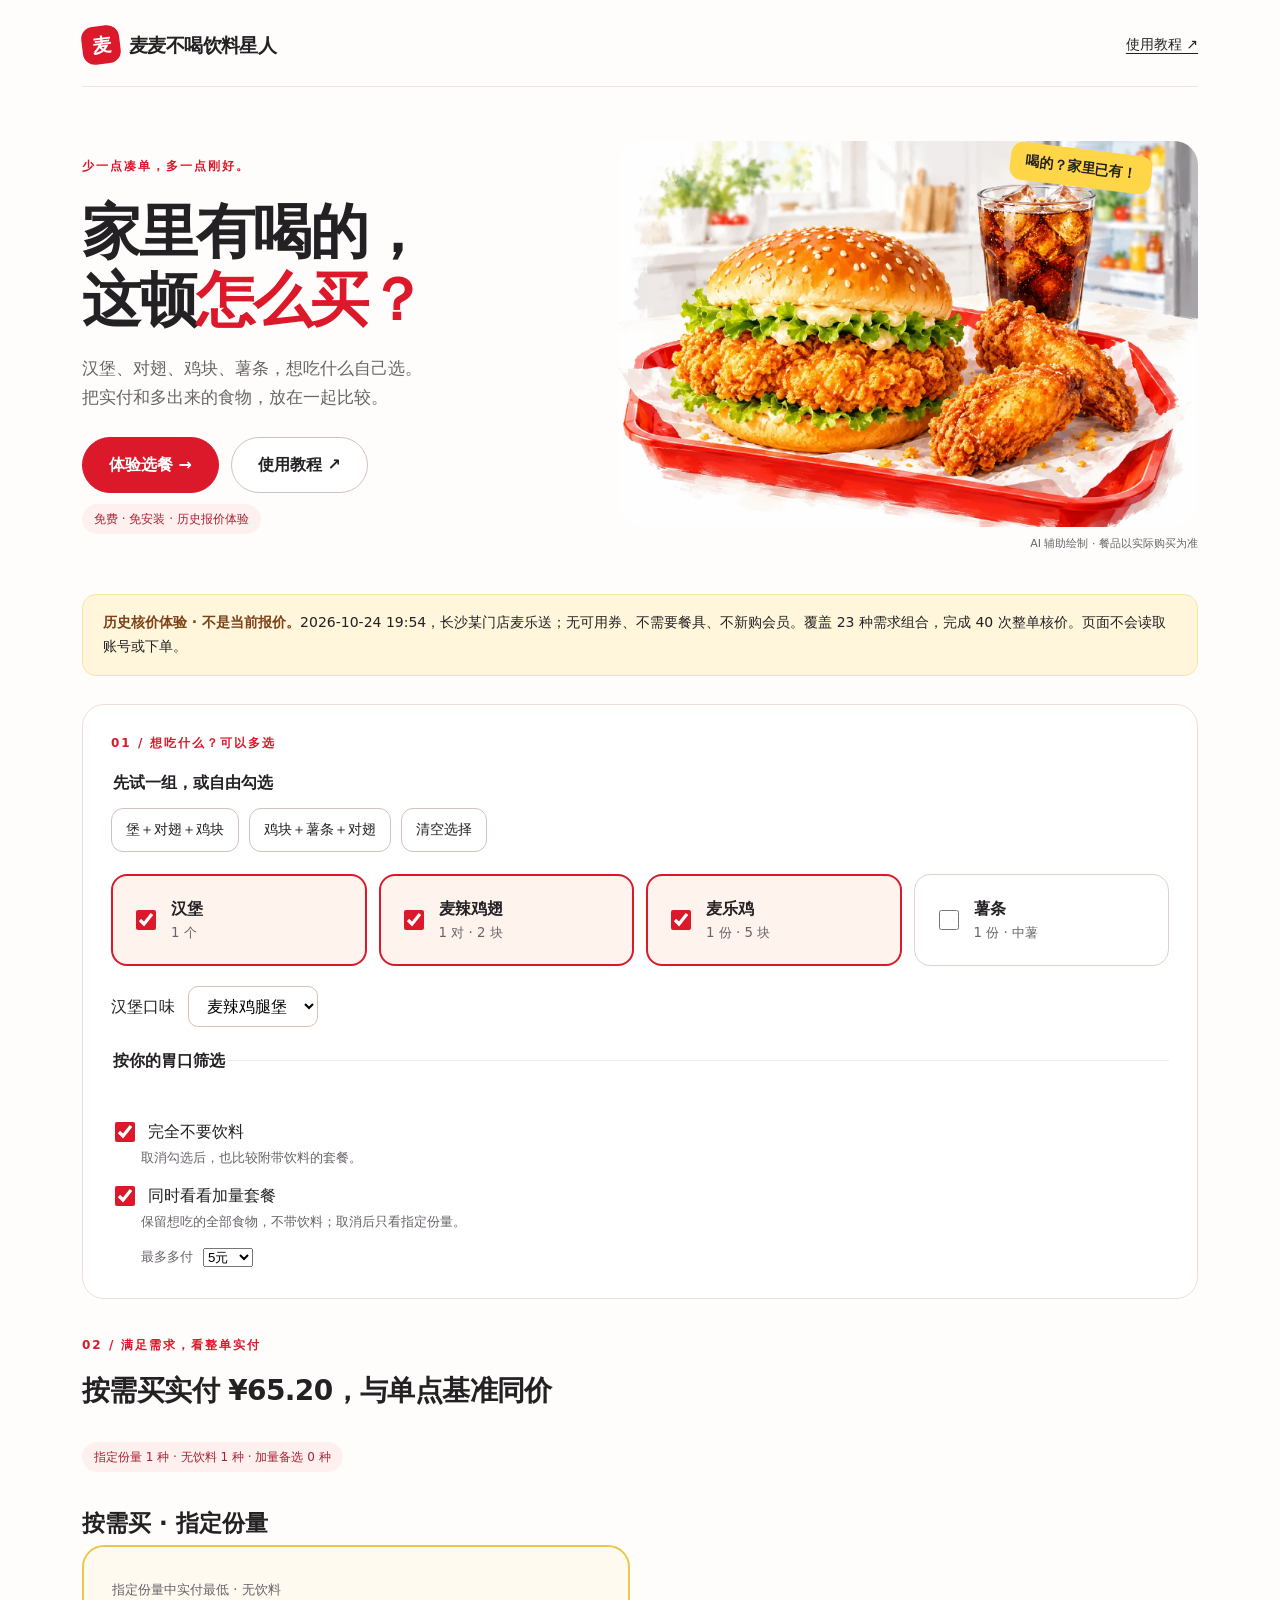
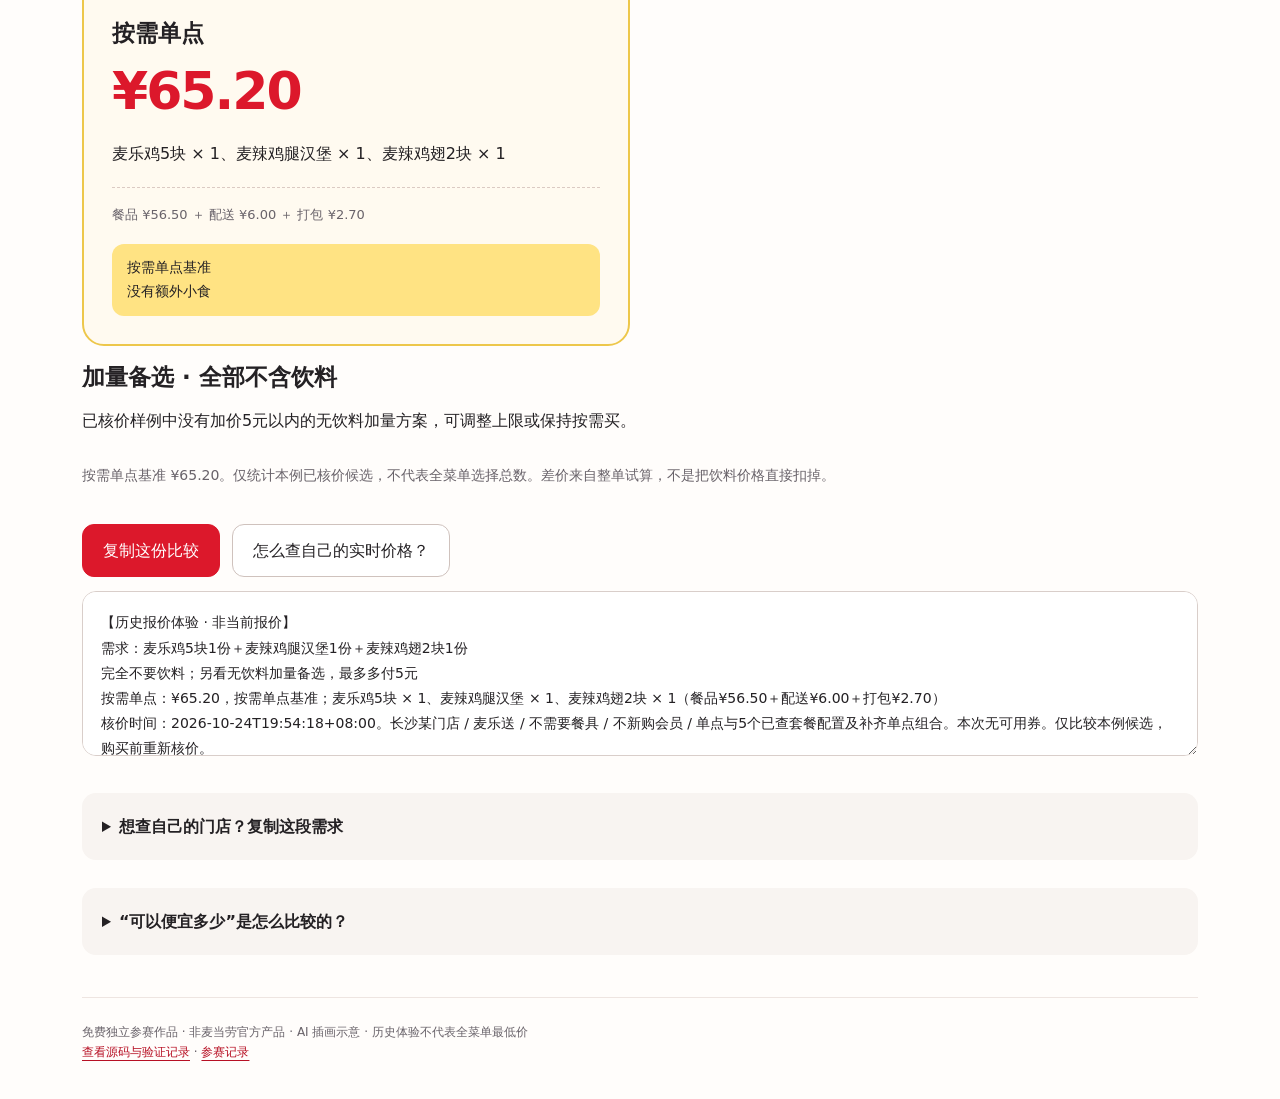
<file: docs/index.html>
<!doctype html><html lang="zh-CN"><head><meta charset="utf-8"><meta name="viewport" content="width=device-width,initial-scale=1"><title>家里有喝的 · 麦麦不喝饮料星人</title><link rel="stylesheet" href="theme.css"></head><body><main><nav><b><span class="brand-icon" aria-hidden="true">麦</span>麦麦不喝饮料星人</b><a href="guide.html">使用教程 ↗</a></nav>
<header class="hero"><div><span class="eyebrow">少一点凑单，多一点刚好。</span><h1>家里有喝的，<br>这顿<em>怎么买？</em></h1><p>汉堡、对翅、鸡块、薯条，想吃什么自己选。<br>把实付和多出来的食物，放在一起比较。</p><div class="hero-actions"><a class="linkbutton primary" href="#try">体验选餐 →</a><a class="linkbutton" href="guide.html">使用教程 ↗</a></div><p><span class="tag">免费 · 免安装 · 历史报价体验</span></p></div><figure class="hero-art"><img src="assets/meal-hero.webp" width="1536" height="1024" fetchpriority="high" alt="红色托盘中的鸡腿堡和两块鸡翅，后方是家中已有的饮料，食物为插画示意"><span class="home-badge">喝的？家里已有！</span><figcaption>AI 辅助绘制 · 餐品以实际购买为准</figcaption></figure></header>
<div class="notice"><b>历史核价体验 · 不是当前报价。</b>2026-10-24 19:54，长沙某门店麦乐送；无可用券、不需要餐具、不新购会员。覆盖 23 种需求组合，完成 40 次整单核价。页面不会读取账号或下单。</div>
<section class="controls" id="try" aria-label="选择需求"><div class="step">01 / 想吃什么？可以多选</div>
<fieldset><legend>先试一组，或自由勾选</legend><div class="choices presets"><button data-preset="burger,901700,901401">堡＋对翅＋鸡块</button><button data-preset="901401,501205,901700">鸡块＋薯条＋对翅</button><button data-preset="">清空选择</button></div></fieldset>
<div class="food-grid"><label class="food-option"><input type="checkbox" data-food="burger" checked><span><b>汉堡</b><small>1 个</small></span></label><label class="food-option"><input type="checkbox" data-food="901700" checked><span><b>麦辣鸡翅</b><small>1 对 · 2 块</small></span></label><label class="food-option"><input type="checkbox" data-food="901401" checked><span><b>麦乐鸡</b><small>1 份 · 5 块</small></span></label><label class="food-option"><input type="checkbox" data-food="501205"><span><b>薯条</b><small>1 份 · 中薯</small></span></label></div>
<label class="burger-label" for="burgerKind">汉堡口味 <select id="burgerKind"><option value="901440">麦辣鸡腿堡</option><option value="901406">板烧鸡腿堡</option></select></label>
<fieldset class="preferences"><legend>按你的胃口筛选</legend><label><input id="strict" type="checkbox" checked> 完全不要饮料</label><small>取消勾选后，也比较附带饮料的套餐。</small><label><input id="extra" type="checkbox" checked> 同时看看加量套餐</label><small>保留想吃的全部食物，不带饮料；取消后只看指定份量。<label for="extraBudget">最多多付 <select id="extraBudget"><option value="500">5元</option><option value="1000">10元</option><option value="2000">20元</option></select></label></small></fieldset></section>
<section aria-live="polite" aria-atomic="true"><div class="step">02 / 满足需求，看整单实付</div><div class="result-head"><h2 id="summary"></h2></div><p class="tag" id="counts"></p><h3>按需买 · 指定份量</h3><div class="cards" id="cards"></div><div id="valueSection"><h3>加量备选 · 全部不含饮料</h3><p id="valueHint"></p><div class="cards" id="valueCards"></div></div><p id="explanation"></p></section>
<div class="actions"><button class="primary" id="copy">复制这份比较</button><a class="linkbutton" href="guide.html">怎么查自己的实时价格？</a></div><p id="copyStatus" role="status"></p><textarea id="copyText" readonly aria-label="历史比较结果"></textarea>
<details><summary>想查自己的门店？复制这段需求</summary><p>将需求发送给已连接麦当劳 MCP、安装本技能的助手。此网页本身不实时询价。</p><textarea id="requestText" readonly aria-label="真实询价需求"></textarea><button id="copyRequest">复制询价需求</button></details>
<details><summary>“可以便宜多少”是怎么比较的？</summary><p>基准是所选食物各一份的整单单点实付，含配送及打包费。套餐必须覆盖这些食物；多出的鸡翅、薯条和饮料会明确列出。完全不要饮料时，含饮料套餐不进入结果。</p><p>这里只包含一次查询中的单点、四拼小食餐、精选四件套两种堡、麦乐鸡中套餐、板烧中套餐及补齐单点组合。没有穷举全菜单，不包含新购会员或第三方外卖优惠。无更低价时如实显示，不承诺一定有优惠。</p></details>
<footer>免费独立参赛作品 · 非麦当劳官方产品 · AI 插画示意 · 历史体验不代表全菜单最低价<br><a href="https://github.com/lomcho/maimai-no-drink">查看源码与验证记录</a> · <a href="https://github.com/M-China/mcd-developer-innovation-challenge/issues/1267">参赛记录</a></footer></main><script src="quotes.js"></script><script src="selection.js?v=0.5"></script></body></html>
</file>
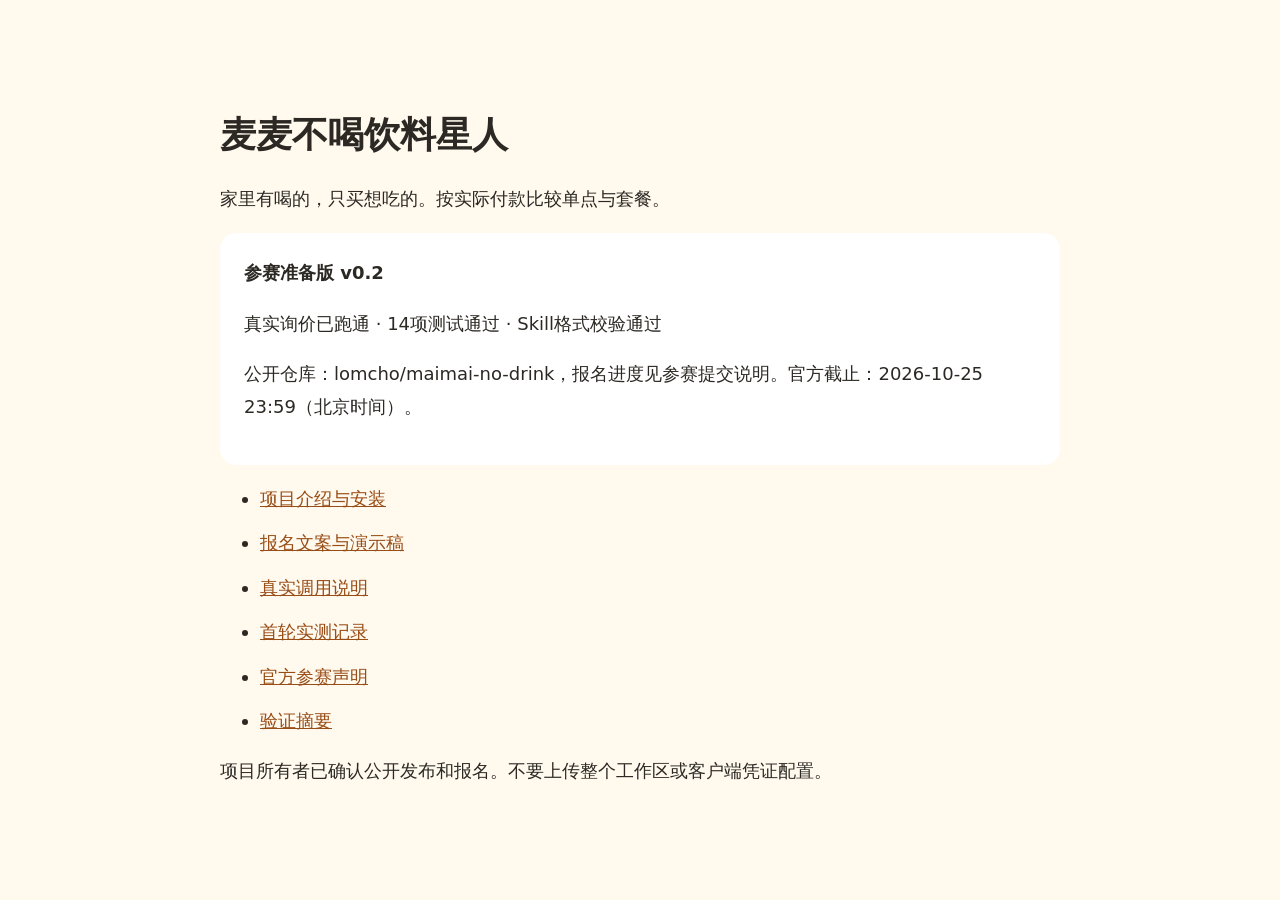
<file: 先看这里.html>
<!doctype html><meta charset="utf-8"><title>麦麦不喝饮料星人 · 参赛准备版</title><style>body{max-width:840px;margin:64px auto;padding:24px;background:#fff9ee;color:#2c2924;font:18px/1.8 system-ui}h1{line-height:1.3}a{color:#994d16}li{margin:12px 0}section{background:white;padding:24px;border-radius:16px}</style><h1>麦麦不喝饮料星人</h1><p>家里有喝的，只买想吃的。按实际付款比较单点与套餐。</p><section><b>参赛准备版 v0.2</b><p>真实询价已跑通 · 14项测试通过 · Skill格式校验通过</p><p>公开仓库：lomcho/maimai-no-drink，报名进度见参赛提交说明。官方截止：2026-10-25 23:59（北京时间）。</p></section><ul><li><a href="README.md">项目介绍与安装</a></li><li><a href="参赛提交说明.md">报名文案与演示稿</a></li><li><a href="MCP_INTEGRATION.md">真实调用说明</a></li><li><a href="真实询价记录-20261024.md">首轮实测记录</a></li><li><a href="CONTEST_DECLARATION.md">官方参赛声明</a></li><li><a href="验证摘要.md">验证摘要</a></li></ul><p>项目所有者已确认公开发布和报名。不要上传整个工作区或客户端凭证配置。</p>
</file>
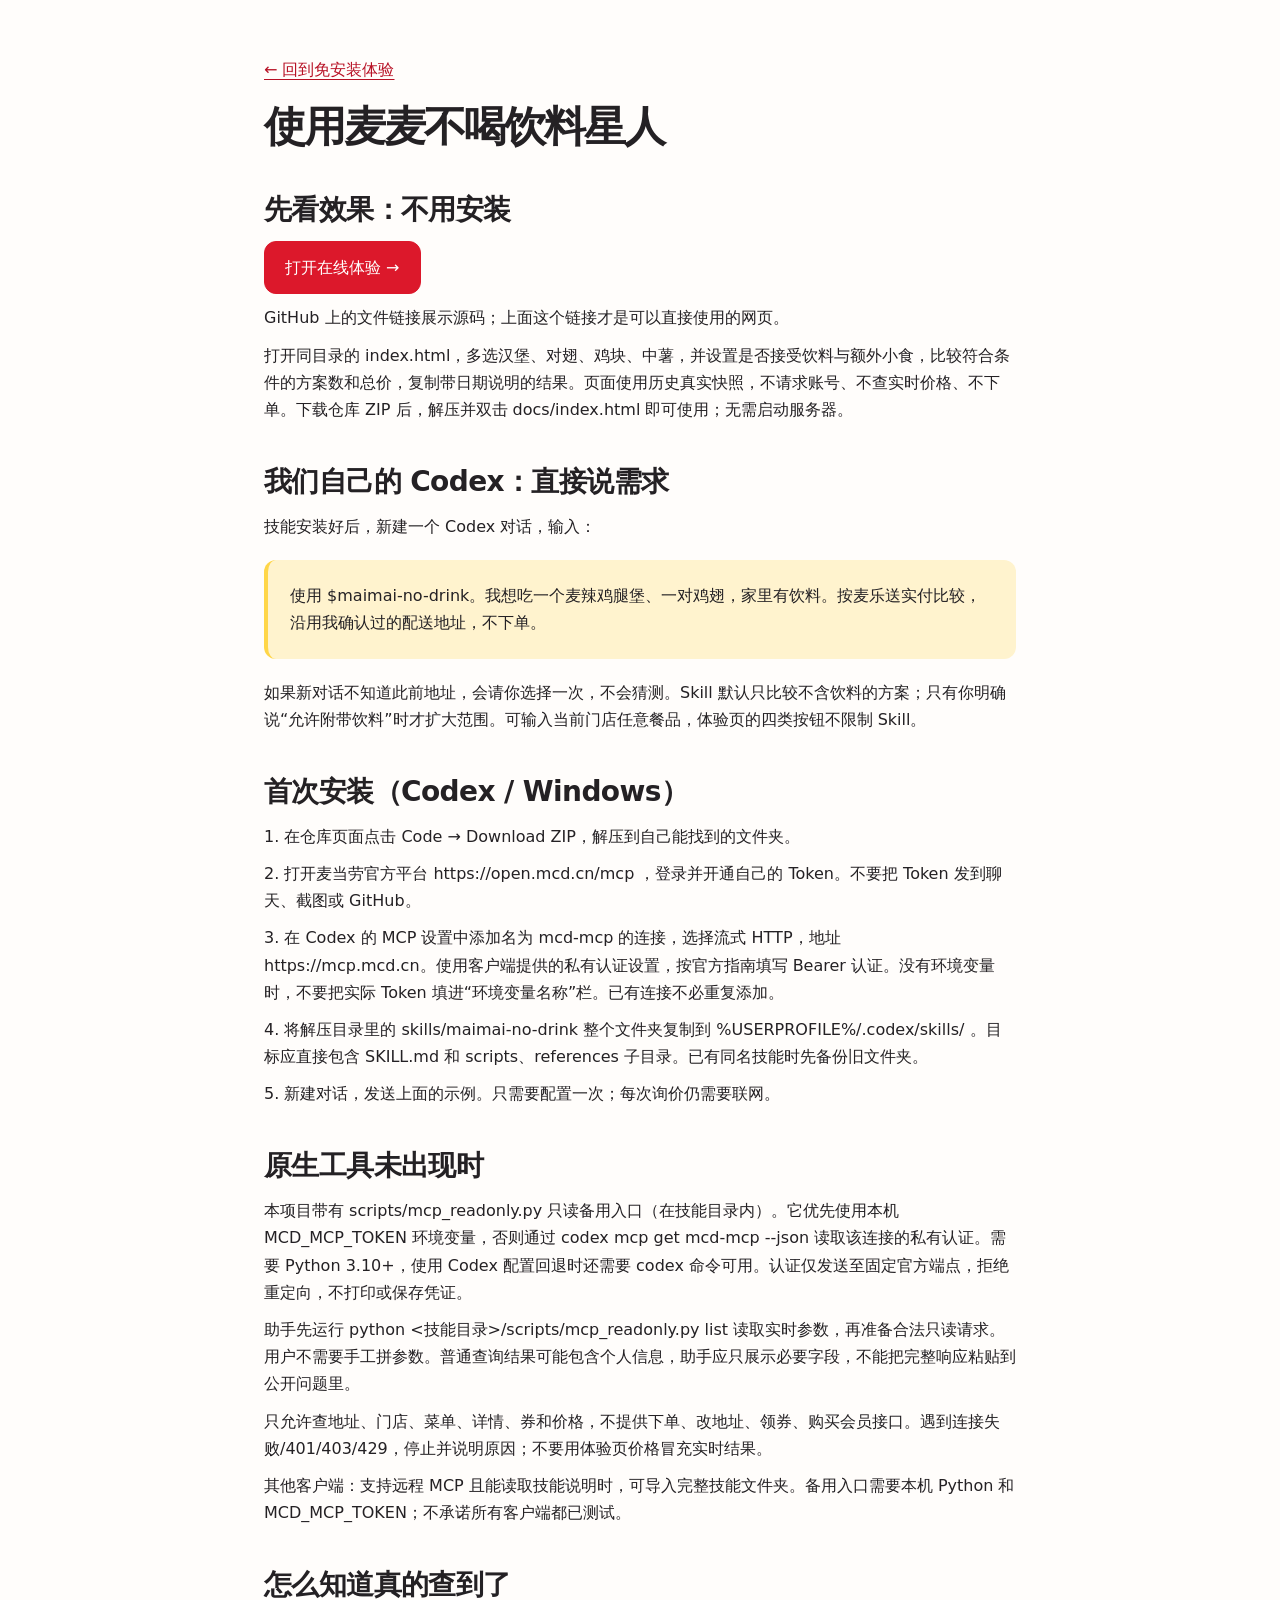
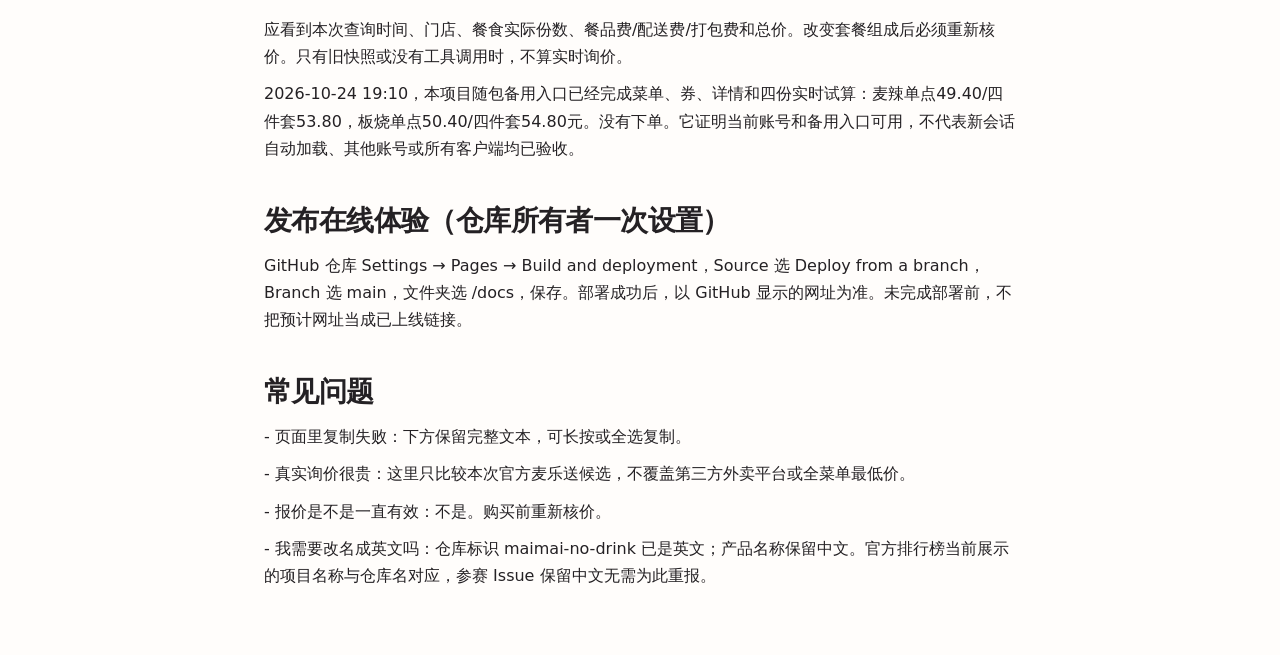
<file: docs/guide.html>
<!doctype html><html lang="zh-CN"><meta charset="utf-8"><meta name="viewport" content="width=device-width,initial-scale=1"><title>使用教程 · 麦麦不喝饮料星人</title><link rel="stylesheet" href="theme.css"><body class="guide"><a href="index.html">← 回到免安装体验</a><h1>使用麦麦不喝饮料星人</h1><h2>先看效果：不用安装</h2><p><a class="linkbutton primary" href="https://lomcho.github.io/maimai-no-drink/">打开在线体验 →</a></p><p>GitHub 上的文件链接展示源码；上面这个链接才是可以直接使用的网页。</p><p>打开同目录的 index.html，多选汉堡、对翅、鸡块、中薯，并设置是否接受饮料与额外小食，比较符合条件的方案数和总价，复制带日期说明的结果。页面使用历史真实快照，不请求账号、不查实时价格、不下单。下载仓库 ZIP 后，解压并双击 docs/index.html 即可使用；无需启动服务器。</p><h2>我们自己的 Codex：直接说需求</h2><p>技能安装好后，新建一个 Codex 对话，输入：</p><blockquote>使用 $maimai-no-drink。我想吃一个麦辣鸡腿堡、一对鸡翅，家里有饮料。按麦乐送实付比较，沿用我确认过的配送地址，不下单。</blockquote><p>如果新对话不知道此前地址，会请你选择一次，不会猜测。Skill 默认只比较不含饮料的方案；只有你明确说“允许附带饮料”时才扩大范围。可输入当前门店任意餐品，体验页的四类按钮不限制 Skill。</p><h2>首次安装（Codex / Windows）</h2><p>1. 在仓库页面点击 Code → Download ZIP，解压到自己能找到的文件夹。</p><p>2. 打开麦当劳官方平台 https://open.mcd.cn/mcp ，登录并开通自己的 Token。不要把 Token 发到聊天、截图或 GitHub。</p><p>3. 在 Codex 的 MCP 设置中添加名为 mcd-mcp 的连接，选择流式 HTTP，地址 https://mcp.mcd.cn。使用客户端提供的私有认证设置，按官方指南填写 Bearer 认证。没有环境变量时，不要把实际 Token 填进“环境变量名称”栏。已有连接不必重复添加。</p><p>4. 将解压目录里的 skills/maimai-no-drink 整个文件夹复制到 %USERPROFILE%/.codex/skills/ 。目标应直接包含 SKILL.md 和 scripts、references 子目录。已有同名技能时先备份旧文件夹。</p><p>5. 新建对话，发送上面的示例。只需要配置一次；每次询价仍需要联网。</p><h2>原生工具未出现时</h2><p>本项目带有 scripts/mcp_readonly.py 只读备用入口（在技能目录内）。它优先使用本机 MCD_MCP_TOKEN 环境变量，否则通过 codex mcp get mcd-mcp --json 读取该连接的私有认证。需要 Python 3.10+，使用 Codex 配置回退时还需要 codex 命令可用。认证仅发送至固定官方端点，拒绝重定向，不打印或保存凭证。</p><p>助手先运行 python &lt;技能目录&gt;/scripts/mcp_readonly.py list 读取实时参数，再准备合法只读请求。用户不需要手工拼参数。普通查询结果可能包含个人信息，助手应只展示必要字段，不能把完整响应粘贴到公开问题里。</p><p>只允许查地址、门店、菜单、详情、券和价格，不提供下单、改地址、领券、购买会员接口。遇到连接失败/401/403/429，停止并说明原因；不要用体验页价格冒充实时结果。</p><p>其他客户端：支持远程 MCP 且能读取技能说明时，可导入完整技能文件夹。备用入口需要本机 Python 和 MCD_MCP_TOKEN；不承诺所有客户端都已测试。</p><h2>怎么知道真的查到了</h2><p>应看到本次查询时间、门店、餐食实际份数、餐品费/配送费/打包费和总价。改变套餐组成后必须重新核价。只有旧快照或没有工具调用时，不算实时询价。</p><p>2026-10-24 19:10，本项目随包备用入口已经完成菜单、券、详情和四份实时试算：麦辣单点49.40/四件套53.80，板烧单点50.40/四件套54.80元。没有下单。它证明当前账号和备用入口可用，不代表新会话自动加载、其他账号或所有客户端均已验收。</p><h2>发布在线体验（仓库所有者一次设置）</h2><p>GitHub 仓库 Settings → Pages → Build and deployment，Source 选 Deploy from a branch，Branch 选 main，文件夹选 /docs，保存。部署成功后，以 GitHub 显示的网址为准。未完成部署前，不把预计网址当成已上线链接。</p><h2>常见问题</h2><p>- 页面里复制失败：下方保留完整文本，可长按或全选复制。</p><p>- 真实询价很贵：这里只比较本次官方麦乐送候选，不覆盖第三方外卖平台或全菜单最低价。</p><p>- 报价是不是一直有效：不是。购买前重新核价。</p><p>- 我需要改名成英文吗：仓库标识 maimai-no-drink 已是英文；产品名称保留中文。官方排行榜当前展示的项目名称与仓库名对应，参赛 Issue 保留中文无需为此重报。</p></body></html>
</file>
<file: docs/theme.css>
:root{color-scheme:light;--ink:#242124;--red:#dc182b;--yellow:#ffd648;--paper:#fffdfb;--muted:#69636a}*{box-sizing:border-box}html{scroll-behavior:smooth}body{margin:0;background:var(--paper);color:var(--ink);font:16px/1.7 system-ui,-apple-system,"Microsoft YaHei",sans-serif}main{max-width:1180px;margin:auto;padding:26px 32px}a{color:#b71024;text-underline-offset:4px}nav{display:flex;justify-content:space-between;align-items:center;gap:18px;padding-bottom:22px;border-bottom:1px solid #eee5e1}nav b{font-size:19px;letter-spacing:-.6px}.brand-icon{display:inline-grid;place-items:center;width:38px;height:38px;margin-right:9px;background:var(--red);color:white;border-radius:12px;transform:rotate(-7deg)}nav a{font-size:14px;color:var(--ink)}.hero{display:grid;grid-template-columns:.95fr 1.05fr;align-items:center;gap:12px;padding:54px 0 40px}.eyebrow{font-size:12px;letter-spacing:2px;font-weight:800;color:var(--red)}h1{font-size:clamp(38px,4.6vw,64px);line-height:1.15;letter-spacing:-2px;margin:20px 0}h1 em{font-style:normal;color:var(--red)}.hero p{font-size:17px;color:var(--muted);max-width:430px}.hero-art{margin:0;position:relative}.hero-art img{display:block;width:100%;height:auto;border-radius:24px}.home-badge{position:absolute;right:8%;top:2%;background:var(--yellow);padding:7px 15px;border-radius:12px;transform:rotate(7deg);font-weight:800;font-size:14px}.hero-art figcaption{font-size:11px;color:var(--muted);text-align:right;margin-top:8px}.tag{display:inline-block;background:#fff0f0;border-radius:99px;padding:5px 12px;font-size:12px;color:#a92231}h2{font-size:28px;line-height:1.35;margin:0 0 12px;letter-spacing:-.6px}h3{font-size:23px;margin:12px 0 2px}p{margin:10px 0}small,.muted{color:var(--muted)}.notice{border-radius:14px;background:#fff6db;padding:16px 20px;font-size:14px;border:1px solid #f7e5a8}.notice b{color:#7c4116}.controls{background:white;border:1px solid #ebdfda;border-radius:22px;padding:28px;margin:28px 0 36px;scroll-margin-top:20px}.step{font-size:12px;color:var(--red);letter-spacing:2px;font-weight:800;margin-bottom:16px}fieldset{border:0;padding:0;margin:0 0 22px}fieldset:last-child{margin-bottom:0}legend{font-weight:750;margin-bottom:12px}.choices{display:flex;flex-wrap:wrap;gap:10px}button,.linkbutton{display:inline-flex;align-items:center;justify-content:center;font:inherit;text-decoration:none;border:1px solid #cfc2bd;background:white;color:var(--ink);padding:12px 20px;border-radius:12px;cursor:pointer;transition:background .15s,transform .15s}button:hover,.linkbutton:hover{background:#fff2eb}button[aria-pressed=true],.primary{background:var(--red);color:white;border-color:var(--red)}button[aria-pressed=true]:hover,.primary:hover{background:#bc1224}button:focus-visible,a:focus-visible,summary:focus-visible{outline:3px solid #b16400;outline-offset:4px}.hero-actions{display:flex;flex-wrap:wrap;gap:12px;margin-top:26px}.hero-actions a{border-radius:99px;padding:13px 26px;font-weight:750}.result-head{display:flex;justify-content:space-between;align-items:center;gap:16px;margin-bottom:20px}.cards{display:grid;grid-template-columns:1fr 1fr;gap:20px}.card{background:#fff2f0;border:1px solid #f3dfda;border-radius:22px;padding:28px}.best{background:#fffaf0;border:2px solid #edc74b}.price{font-size:52px;font-weight:850;line-height:1.4;color:var(--red);letter-spacing:-2px}.bill{display:flex;flex-wrap:wrap;gap:5px;font-size:13px;color:var(--muted);border-top:1px dashed #dbcac3;padding-top:16px}.extra{background:#fff;padding:12px 15px;border-radius:12px;margin-top:18px;font-size:14px}.best .extra{background:#ffe383}.card p{margin:12px 0 20px}.actions{display:flex;flex-wrap:wrap;gap:12px;margin:26px 0 14px}#explanation{font-size:14px;color:var(--muted);padding:10px 0}textarea{width:100%;min-height:165px;padding:18px;border:1px solid #d9ceca;border-radius:14px;font:14px/1.8 system-ui;background:white;color:var(--ink);resize:vertical}details{margin-top:28px;padding:20px;background:#f8f4f1;border-radius:14px}summary{cursor:pointer;font-weight:700}footer{margin:42px 0 10px;padding-top:24px;border-top:1px solid #eee5e1;font-size:12px;color:var(--muted)}.guide{max-width:800px;margin:32px auto;padding:24px}.guide h1{font-size:42px}.guide h2{margin-top:40px}.guide p{overflow-wrap:anywhere}.guide blockquote{margin:20px 0;background:#fff3ce;padding:22px;border-left:4px solid var(--yellow);border-radius:12px}.guide .guide-banner{width:100%;max-height:270px;object-fit:cover;border-radius:20px;margin:22px 0}@media(max-width:760px){main{padding:20px}.hero{grid-template-columns:1fr;padding:32px 0 26px;gap:24px}h1{font-size:46px}.hero p{font-size:16px}.hero-art{max-width:570px}.hero-art img{border-radius:18px}.hero-actions{margin-top:20px}.result-head{display:block}.result-head .tag{margin-top:6px}.cards{grid-template-columns:1fr}.controls,.card{padding:22px}.price{font-size:46px}nav b{font-size:15px}nav a{font-size:12px;white-space:nowrap}.brand-icon{width:30px;height:30px;margin-right:5px}.guide{margin:10px auto;padding:22px}.guide h1{font-size:34px}}@media(prefers-reduced-motion:reduce){html{scroll-behavior:auto}button,.linkbutton{transition:none}}

.food-grid{display:grid;grid-template-columns:repeat(4,1fr);gap:12px;margin:20px 0}.food-option{display:flex;align-items:center;gap:12px;border:1px solid #dfd2cc;border-radius:16px;padding:20px;cursor:pointer}.food-option:has(input:checked){border:2px solid var(--red);background:#fff3ed;padding:19px}.food-option small{display:block}.food-option input,.preferences input{width:20px;height:20px;accent-color:var(--red);flex-shrink:0}.burger-label{display:block;margin:20px 0}.burger-label select{font:inherit;max-width:100%;padding:9px 14px;margin-left:8px;border:1px solid #d2c2ba;border-radius:10px;background:white}.preferences{padding-top:20px;margin-top:20px!important;border-top:1px solid #eee}.preferences label{display:flex;align-items:center;gap:10px;margin:12px 0 2px;cursor:pointer}.preferences small{display:block;margin-left:30px}.presets button{font-size:14px;padding:9px 14px}#counts{margin:0 0 20px}button:disabled{opacity:.5;cursor:default}@media(max-width:760px){.food-grid{grid-template-columns:1fr 1fr}.food-option{padding:16px}.food-option:has(input:checked){padding:15px}}
</file>
